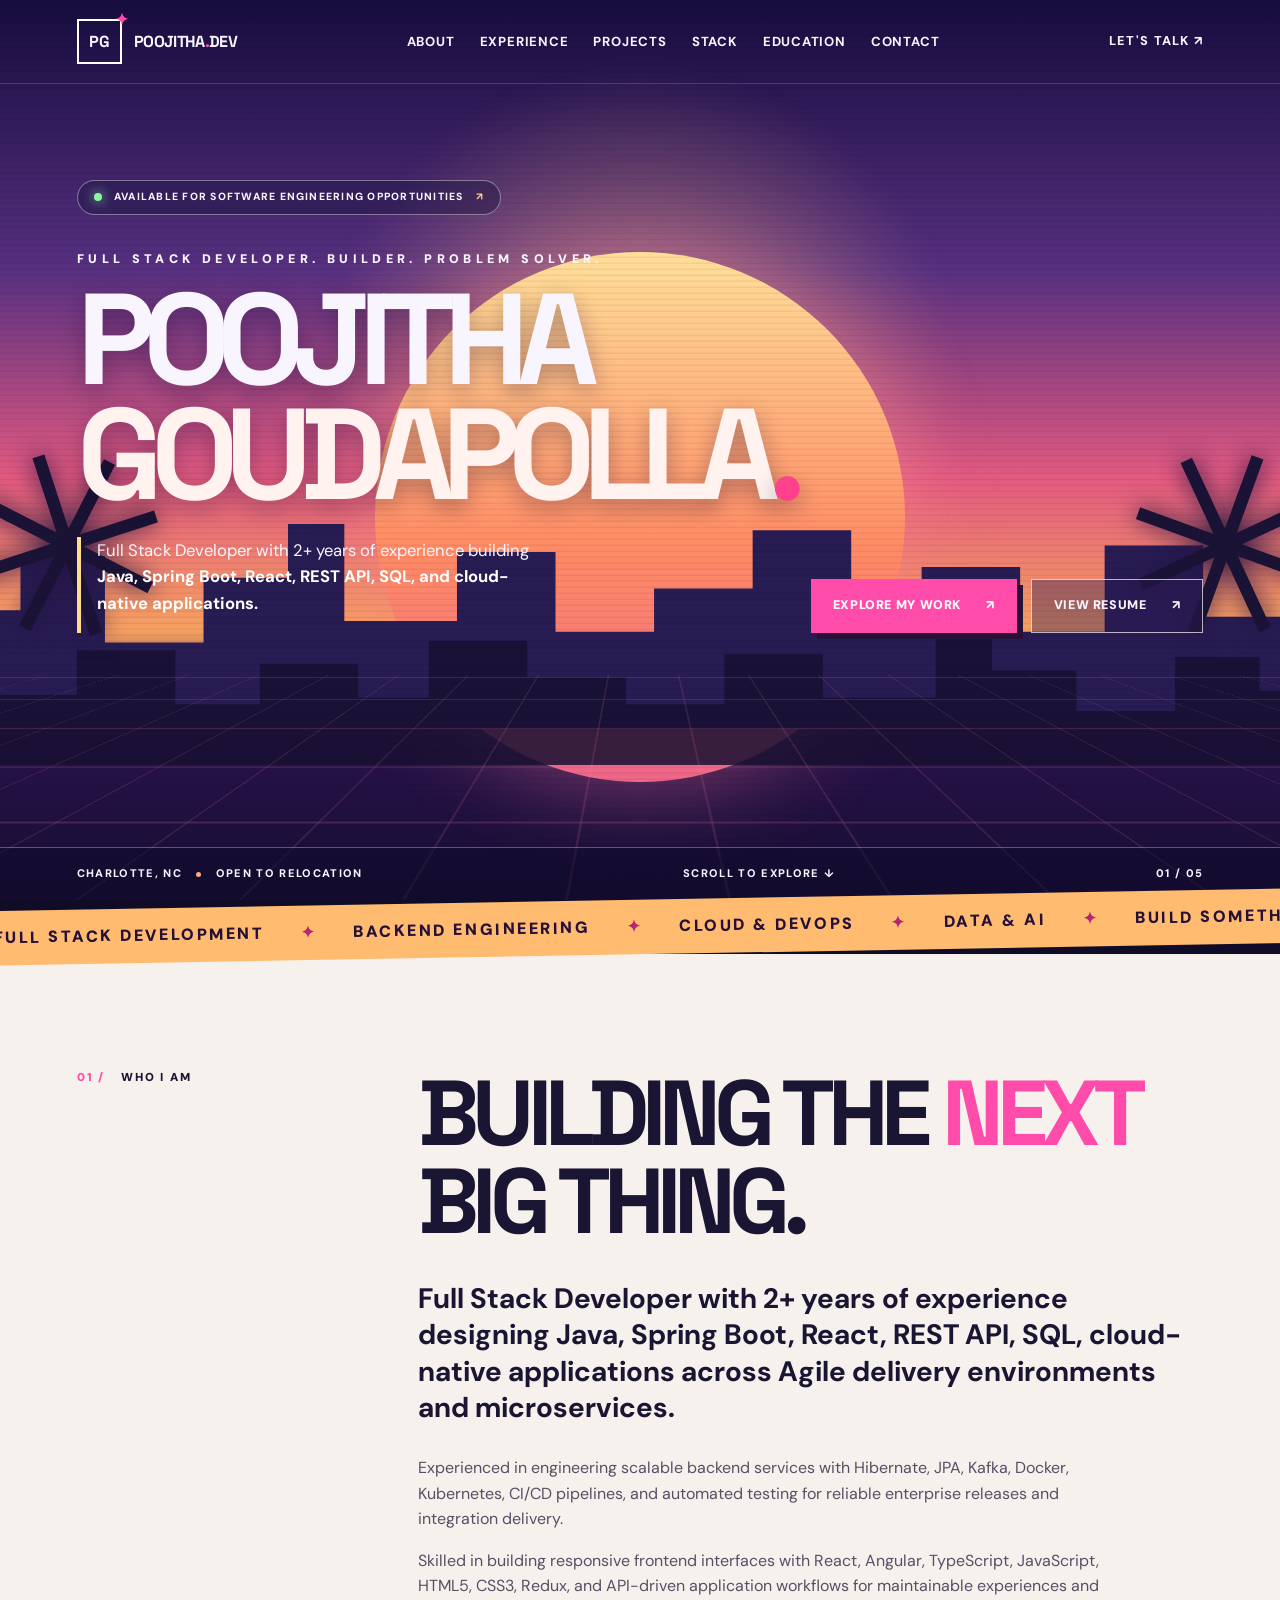
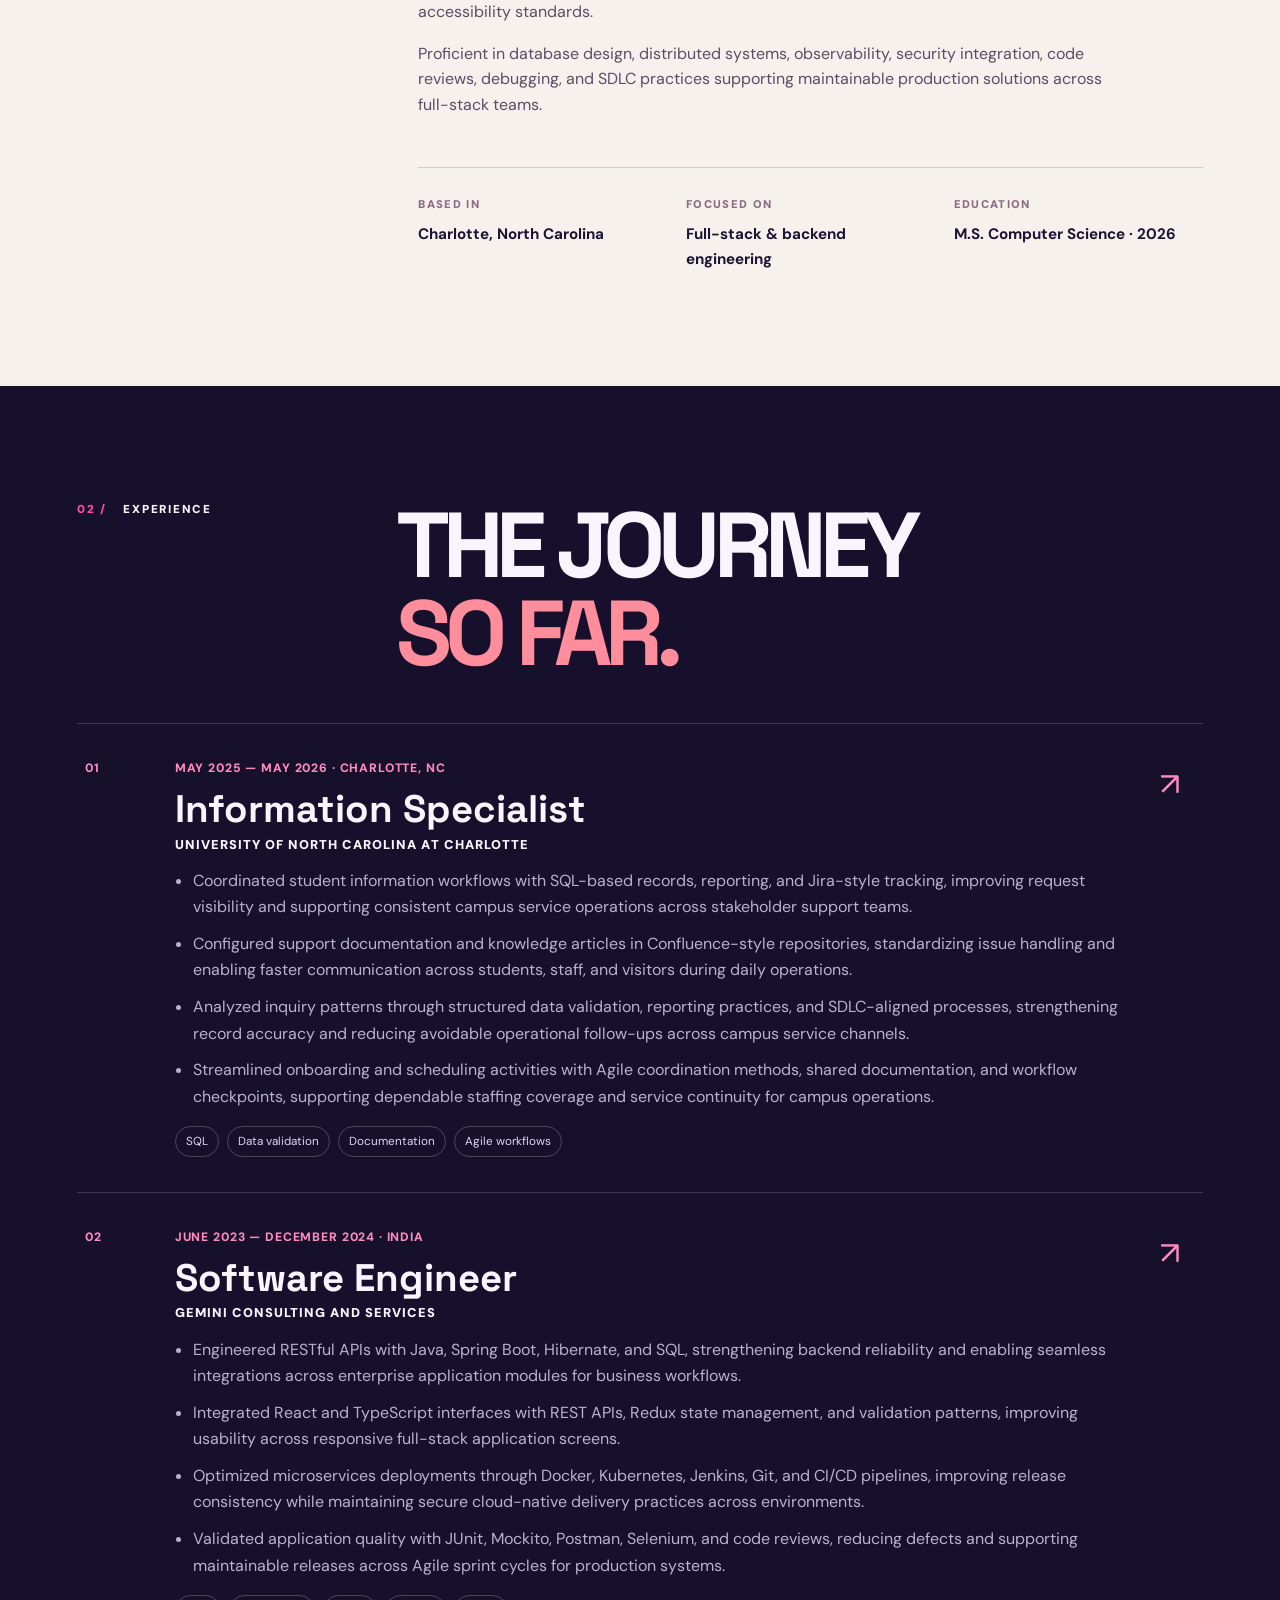
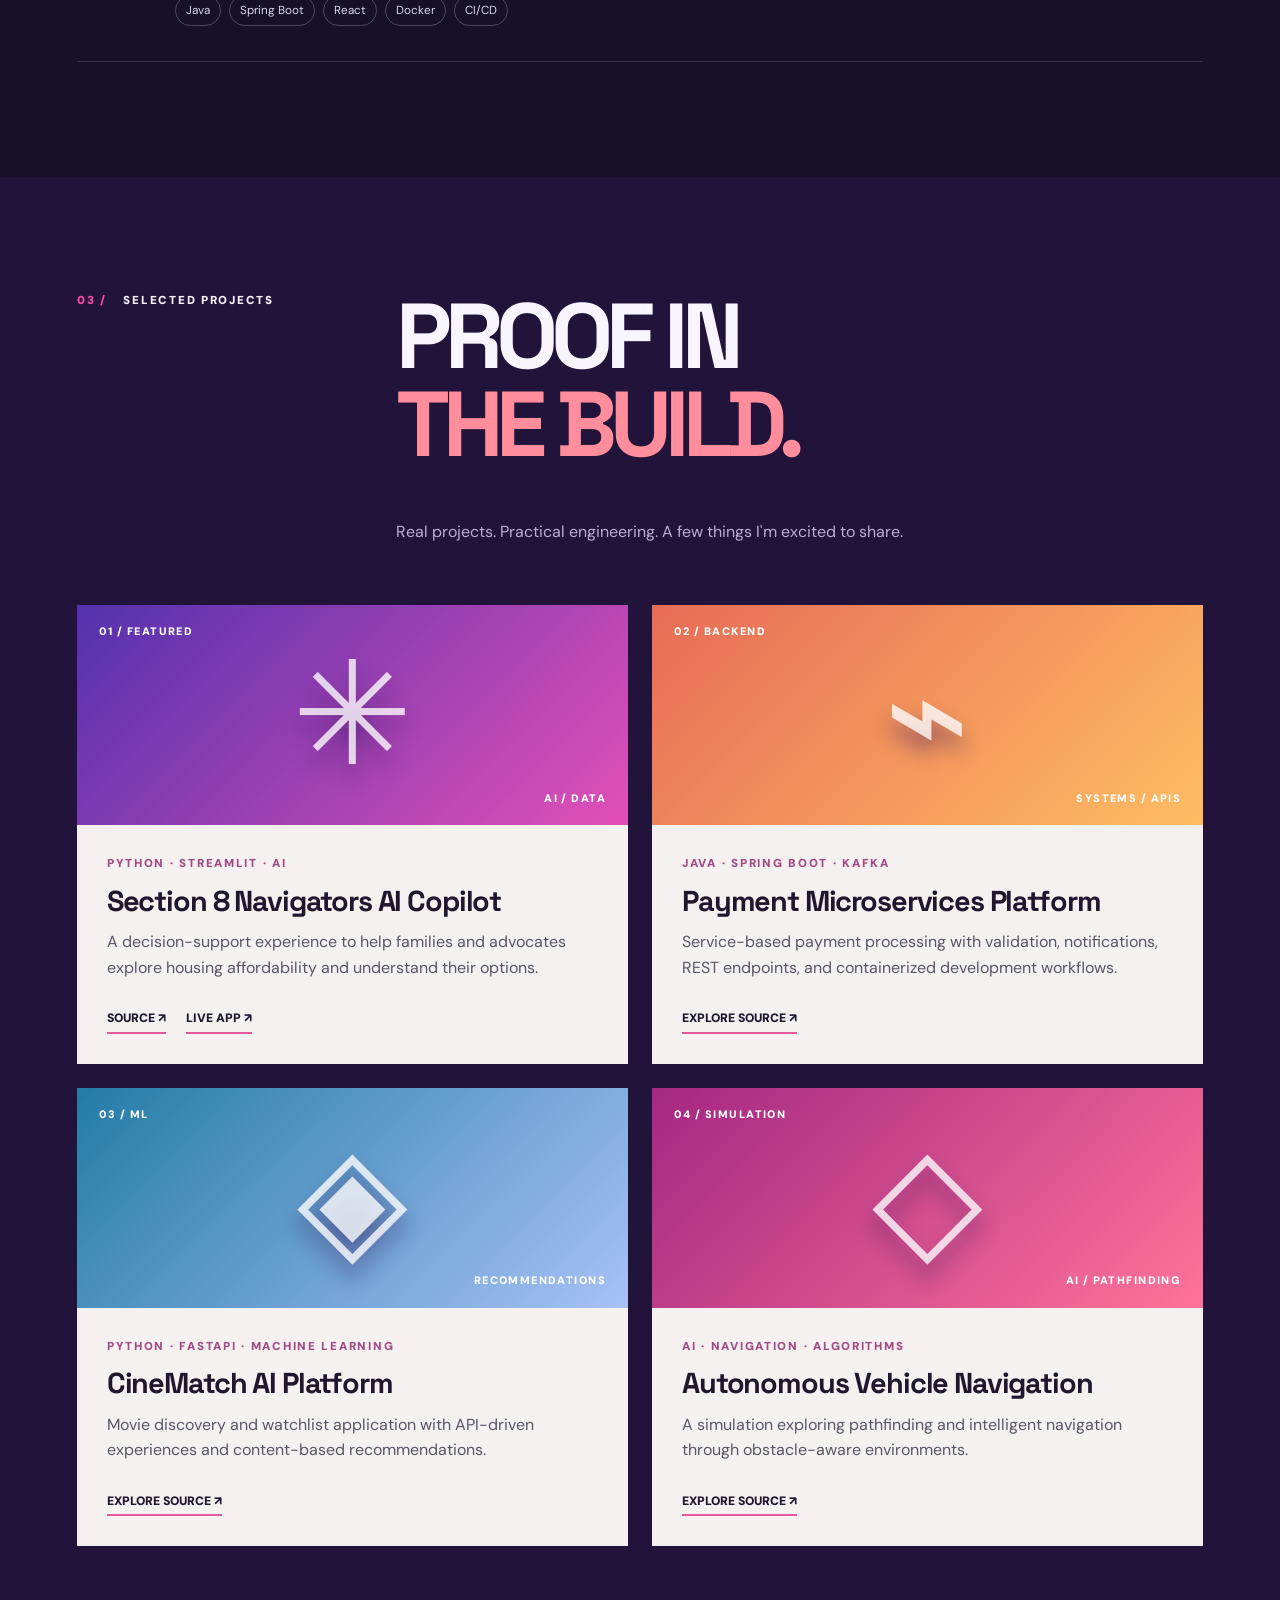
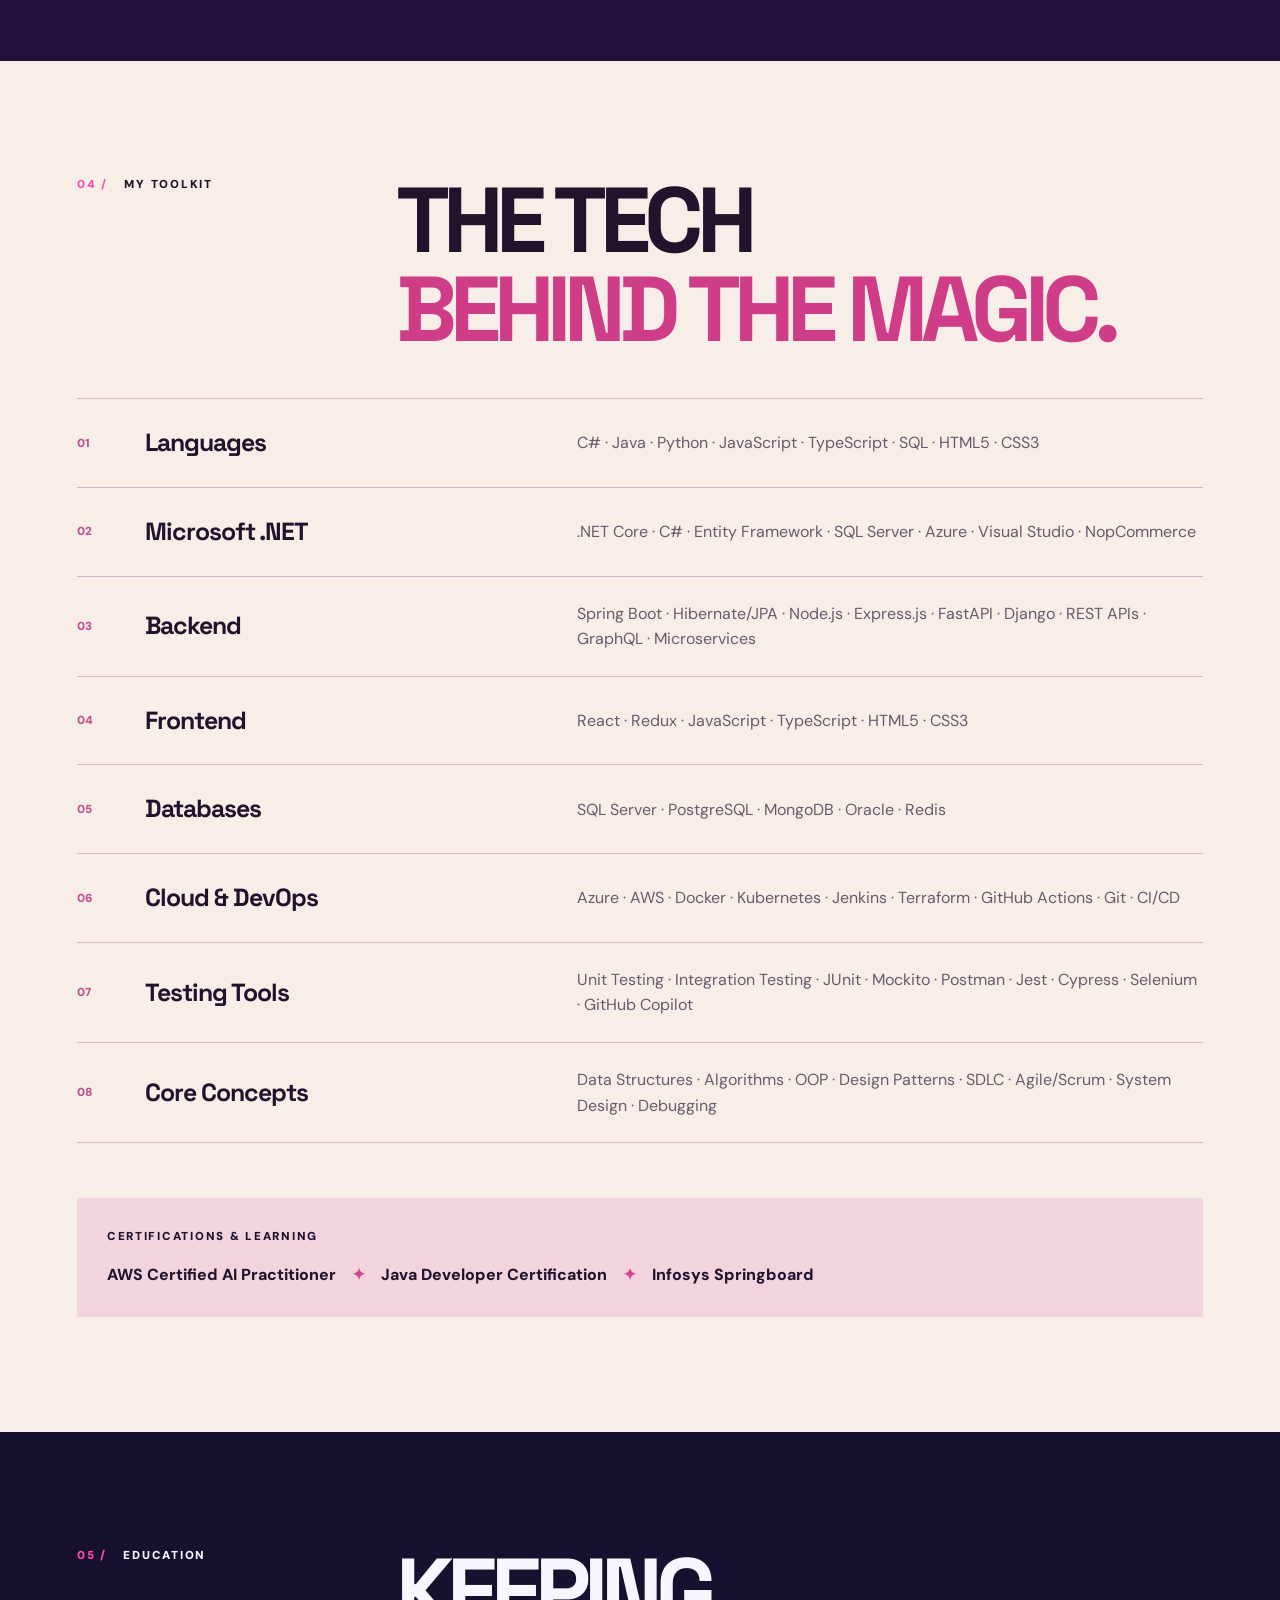
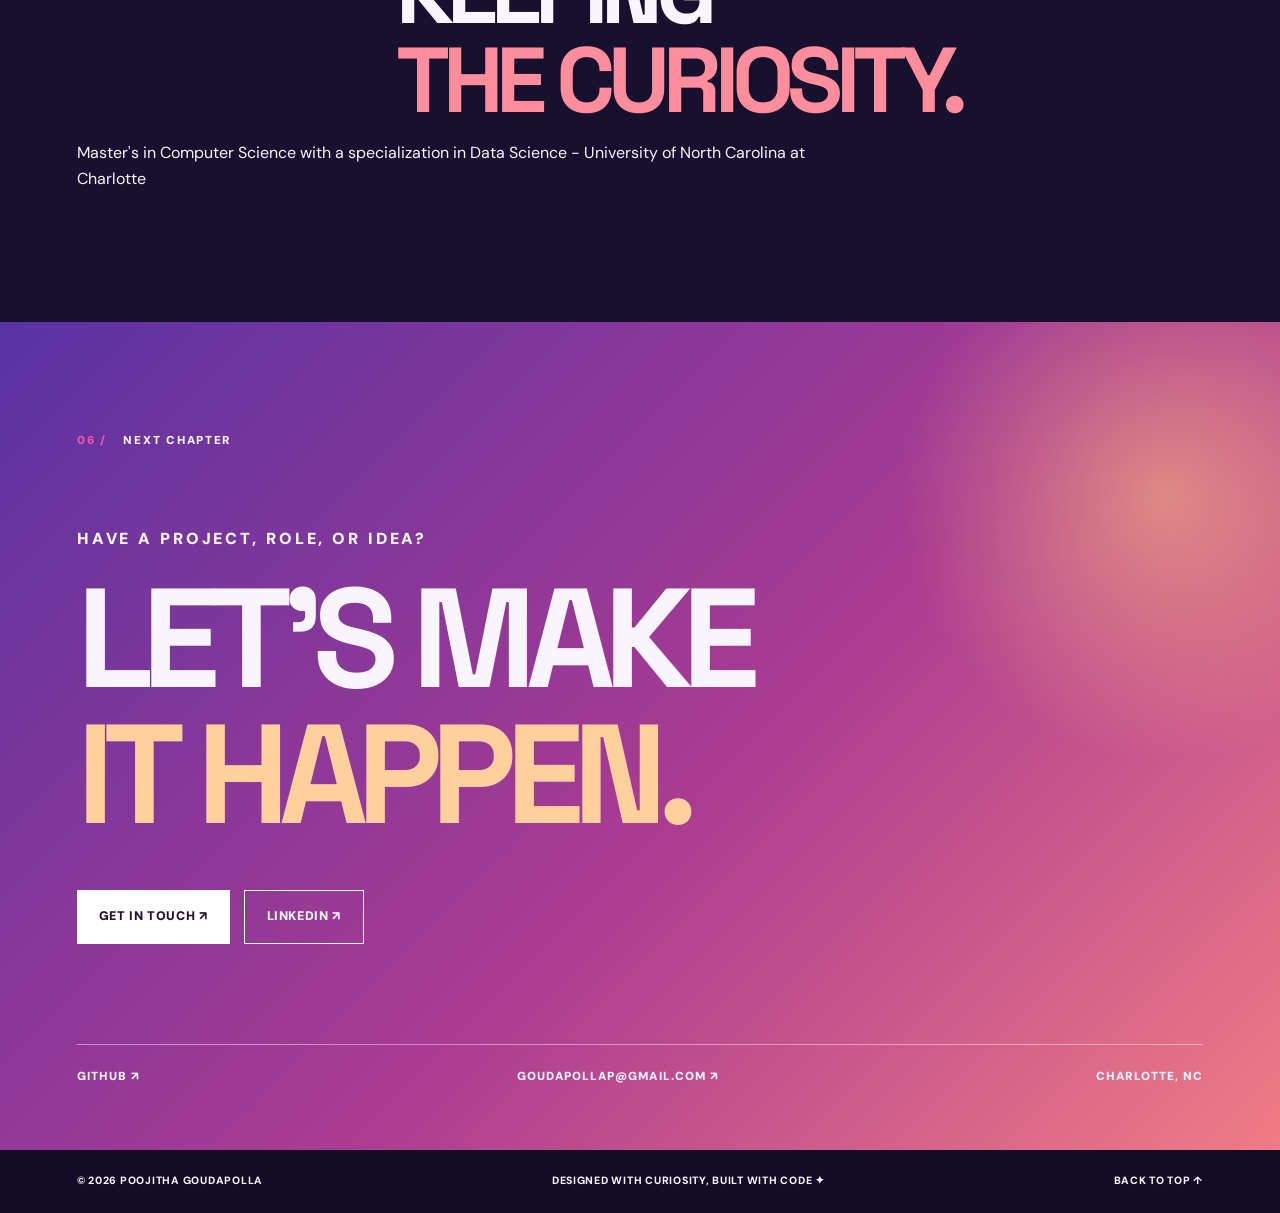
<file: index.html>
<!doctype html>
<html lang="en">
<head>
  <meta charset="utf-8">
  <meta name="viewport" content="width=device-width, initial-scale=1">
  <meta name="theme-color" content="#100c28">
  <meta name="description" content="Poojitha Goudapolla — full-stack software engineer building intuitive experiences and reliable cloud-native systems.">
  <meta property="og:title" content="Poojitha Goudapolla | Software Engineer">
  <meta property="og:description" content="Full-stack engineering, backend systems, and creative technology. Explore the portfolio.">
  <title>Poojitha Goudapolla — Software Engineer</title>
  <link rel="preconnect" href="https://fonts.googleapis.com">
  <link rel="preconnect" href="https://fonts.gstatic.com" crossorigin>
  <link href="https://fonts.googleapis.com/css2?family=DM+Sans:wght@400;500;600;700;800&family=Space+Grotesk:wght@400;500;600;700&display=swap" rel="stylesheet">
  <link rel="stylesheet" href="style.css">
  <script src="script.js" defer></script>
<style>.resume-bullets{margin:.8rem 0 1rem;padding-left:1.15rem;color:var(--muted);line-height:1.65}.resume-bullets li{margin-bottom:.65rem}#education{background:#17102e}#education .big-copy{max-width:800px}#education .section-head{margin-bottom:1rem}</style></head>
<body>
  <a class="skip-link" href="#main">Skip to content</a>
  <header class="site-header" id="top">
    <a class="brand" href="#home" aria-label="Poojitha Goudapolla home"><span class="brand-icon">PG<span class="brand-spark">✦</span></span><span>POOJITHA<span class="brand-dot">.</span>DEV</span></a>
    <button class="menu-toggle" type="button" aria-label="Toggle menu" aria-expanded="false" aria-controls="main-nav"><span></span><span></span><span></span></button>
    <nav id="main-nav" class="nav-links" aria-label="Main navigation">
      <a href="#about">About</a><a href="#work">Experience</a><a href="#projects">Projects</a><a href="#stack">Stack</a><a href="#education">Education</a><a href="#contact">Contact</a>
    </nav>
    <a class="header-cta" href="mailto:goudapollap@gmail.com">LET'S TALK <span aria-hidden="true">↗</span></a>
  </header>
  <main id="main">
    <section class="hero" id="home" aria-labelledby="hero-title">
      <div class="hero-scene" aria-hidden="true">
        <div class="sun-halo"></div><div class="sun"></div><div class="horizon"></div>
        <div class="city city-far"></div><div class="city city-near"></div><div class="palms palm-left">✳</div><div class="palms palm-right">✳</div>
        <div class="grid-floor"></div><div class="scanline"></div>
      </div>
      <div class="hero-content wrap">
        <div class="hero-status"><span class="status-led"></span> AVAILABLE FOR SOFTWARE ENGINEERING OPPORTUNITIES <span class="hero-status-arrow">↗</span></div>
        <div class="hero-small">FULL STACK DEVELOPER. BUILDER. PROBLEM SOLVER.</div>
        <h1 id="hero-title">POOJITHA<br><span>GOUDAPOLLA<span class="period">.</span></span></h1>
        <div class="hero-bottom">
          <div class="hero-desc"><span class="line-marker"></span><p>Full Stack Developer with 2+ years of experience building <strong>Java, Spring Boot, React, REST API, SQL, and cloud-native applications.</strong></p></div>
          <div class="hero-actions"><a class="btn btn-hot" href="#projects">EXPLORE MY WORK <span>↗</span></a><a class="btn btn-ghost" href="resume.html" target="_blank" rel="noopener noreferrer">VIEW RESUME <span>↗</span></a></div>
        </div>
      </div>
      <div class="hero-bottom-bar"><span>CHARLOTTE, NC <i></i> OPEN TO RELOCATION</span><span class="scroll-cue">SCROLL TO EXPLORE ↓</span><span>01 / 05</span></div>
    </section>

    <div class="marquee" aria-hidden="true"><div class="marquee-track">FULL STACK DEVELOPMENT <b>✦</b> BACKEND ENGINEERING <b>✦</b> CLOUD & DEVOPS <b>✦</b> DATA & AI <b>✦</b> BUILD SOMETHING GREAT <b>✦</b> FULL STACK DEVELOPMENT <b>✦</b> BACKEND ENGINEERING <b>✦</b> CLOUD & DEVOPS <b>✦</b> DATA & AI <b>✦</b> BUILD SOMETHING GREAT <b>✦</b></div></div>

    <section class="section about" id="about">
      <div class="wrap about-grid"><div class="section-label"><span class="section-index">01 /</span> WHO I AM</div><div class="about-main reveal">
        <h2>BUILDING THE <em>NEXT</em><br>BIG THING.</h2>
        <p class="big-copy">Full Stack Developer with 2+ years of experience designing Java, Spring Boot, React, REST API, SQL, cloud-native applications across Agile delivery environments and microservices.</p>
        <p>Experienced in engineering scalable backend services with Hibernate, JPA, Kafka, Docker, Kubernetes, CI/CD pipelines, and automated testing for reliable enterprise releases and integration delivery.</p><p>Skilled in building responsive frontend interfaces with React, Angular, TypeScript, JavaScript, HTML5, CSS3, Redux, and API-driven application workflows for maintainable experiences and accessibility standards.</p><p>Proficient in database design, distributed systems, observability, security integration, code reviews, debugging, and SDLC practices supporting maintainable production solutions across full-stack teams.</p>
        <div class="about-details"><div><span>BASED IN</span><strong>Charlotte, North Carolina</strong></div><div><span>FOCUSED ON</span><strong>Full-stack & backend engineering</strong></div><div><span>EDUCATION</span><strong>M.S. Computer Science · 2026</strong></div></div>
      </div></div>
    </section>

    <section class="section experience" id="work">
      <div class="wrap"><div class="section-head"><span class="section-label"><span class="section-index">02 /</span> EXPERIENCE</span><h2 class="reveal">THE JOURNEY<br><span>SO FAR.</span></h2></div>
        <div class="experience-list">
          <article class="experience-item reveal"><div class="exp-num">01</div><div><div class="exp-meta">MAY 2025 — MAY 2026 <span>·</span> CHARLOTTE, NC</div><h3>Information Specialist</h3><p class="exp-company">UNIVERSITY OF NORTH CAROLINA AT CHARLOTTE</p><ul class="resume-bullets"><li>Coordinated student information workflows with SQL-based records, reporting, and Jira-style tracking, improving request visibility and supporting consistent campus service operations across stakeholder support teams.</li><li>Configured support documentation and knowledge articles in Confluence-style repositories, standardizing issue handling and enabling faster communication across students, staff, and visitors during daily operations.</li><li>Analyzed inquiry patterns through structured data validation, reporting practices, and SDLC-aligned processes, strengthening record accuracy and reducing avoidable operational follow-ups across campus service channels.</li><li>Streamlined onboarding and scheduling activities with Agile coordination methods, shared documentation, and workflow checkpoints, supporting dependable staffing coverage and service continuity for campus operations.</li></ul><div class="tags"><span>SQL</span><span>Data validation</span><span>Documentation</span><span>Agile workflows</span></div></div><div class="exp-arrow">↗</div></article>
          <article class="experience-item reveal"><div class="exp-num">02</div><div><div class="exp-meta">JUNE 2023 — DECEMBER 2024 <span>·</span> INDIA</div><h3>Software Engineer</h3><p class="exp-company">GEMINI CONSULTING AND SERVICES</p><ul class="resume-bullets"><li>Engineered RESTful APIs with Java, Spring Boot, Hibernate, and SQL, strengthening backend reliability and enabling seamless integrations across enterprise application modules for business workflows.</li><li>Integrated React and TypeScript interfaces with REST APIs, Redux state management, and validation patterns, improving usability across responsive full-stack application screens.</li><li>Optimized microservices deployments through Docker, Kubernetes, Jenkins, Git, and CI/CD pipelines, improving release consistency while maintaining secure cloud-native delivery practices across environments.</li><li>Validated application quality with JUnit, Mockito, Postman, Selenium, and code reviews, reducing defects and supporting maintainable releases across Agile sprint cycles for production systems.</li></ul><div class="tags"><span>Java</span><span>Spring Boot</span><span>React</span><span>Docker</span><span>CI/CD</span></div></div><div class="exp-arrow">↗</div></article>
        </div>
      </div>
    </section>

    <section class="section projects" id="projects">
      <div class="wrap"><div class="section-head"><span class="section-label"><span class="section-index">03 /</span> SELECTED PROJECTS</span><h2 class="reveal">PROOF IN<br><span>THE BUILD.</span></h2><p>Real projects. Practical engineering. A few things I'm excited to share.</p></div>
      <div class="project-grid">
        <article class="project-card project-purple reveal"><div class="project-visual"><div class="project-number">01 / FEATURED</div><div class="visual-symbol ai-visual">✳</div><span class="visual-corner">AI / DATA</span></div><div class="project-info"><span class="overline">PYTHON · STREAMLIT · AI</span><h3>Section 8 Navigators AI Copilot</h3><p>A decision-support experience to help families and advocates explore housing affordability and understand their options.</p><div class="project-actions"><a href="https://github.com/Poojitha-g15/section-8-navigators-team-12" target="_blank" rel="noopener noreferrer">SOURCE ↗</a><a href="https://section-8-navigators-team-12.streamlit.app/" target="_blank" rel="noopener noreferrer">LIVE APP ↗</a></div></div></article>
        <article class="project-card project-orange reveal"><div class="project-visual"><div class="project-number">02 / BACKEND</div><div class="visual-symbol payments-visual">⌁</div><span class="visual-corner">SYSTEMS / APIS</span></div><div class="project-info"><span class="overline">JAVA · SPRING BOOT · KAFKA</span><h3>Payment Microservices Platform</h3><p>Service-based payment processing with validation, notifications, REST endpoints, and containerized development workflows.</p><div class="project-actions"><a href="https://github.com/Poojitha-g15/payment-microservice-platform" target="_blank" rel="noopener noreferrer">EXPLORE SOURCE ↗</a></div></div></article>
        <article class="project-card project-blue reveal"><div class="project-visual"><div class="project-number">03 / ML</div><div class="visual-symbol cinema-visual">◈</div><span class="visual-corner">RECOMMENDATIONS</span></div><div class="project-info"><span class="overline">PYTHON · FASTAPI · MACHINE LEARNING</span><h3>CineMatch AI Platform</h3><p>Movie discovery and watchlist application with API-driven experiences and content-based recommendations.</p><div class="project-actions"><a href="https://github.com/Poojitha-g15/cinematch-ai-platform" target="_blank" rel="noopener noreferrer">EXPLORE SOURCE ↗</a></div></div></article>
        <article class="project-card project-pink reveal"><div class="project-visual"><div class="project-number">04 / SIMULATION</div><div class="visual-symbol auto-visual">◇</div><span class="visual-corner">AI / PATHFINDING</span></div><div class="project-info"><span class="overline">AI · NAVIGATION · ALGORITHMS</span><h3>Autonomous Vehicle Navigation</h3><p>A simulation exploring pathfinding and intelligent navigation through obstacle-aware environments.</p><div class="project-actions"><a href="https://github.com/Poojitha-g15/ITCS6150FinalProject" target="_blank" rel="noopener noreferrer">EXPLORE SOURCE ↗</a></div></div></article>
      </div></div>
    </section>

    <section class="section stack" id="stack"><div class="wrap"><div class="section-head"><span class="section-label"><span class="section-index">04 /</span> MY TOOLKIT</span><h2 class="reveal">THE TECH<br><span>BEHIND THE MAGIC.</span></h2></div>
      <div class="stack-list reveal">
<div class="stack-row"><span>01</span><h3>Languages</h3><p>C# · Java · Python · JavaScript · TypeScript · SQL · HTML5 · CSS3</p></div>
<div class="stack-row"><span>02</span><h3>Microsoft .NET</h3><p>.NET Core · C# · Entity Framework · SQL Server · Azure · Visual Studio · NopCommerce</p></div>
<div class="stack-row"><span>03</span><h3>Backend</h3><p>Spring Boot · Hibernate/JPA · Node.js · Express.js · FastAPI · Django · REST APIs · GraphQL · Microservices</p></div>
<div class="stack-row"><span>04</span><h3>Frontend</h3><p>React · Redux · JavaScript · TypeScript · HTML5 · CSS3</p></div>
<div class="stack-row"><span>05</span><h3>Databases</h3><p>SQL Server · PostgreSQL · MongoDB · Oracle · Redis</p></div>
<div class="stack-row"><span>06</span><h3>Cloud & DevOps</h3><p>Azure · AWS · Docker · Kubernetes · Jenkins · Terraform · GitHub Actions · Git · CI/CD</p></div>
<div class="stack-row"><span>07</span><h3>Testing Tools</h3><p>Unit Testing · Integration Testing · JUnit · Mockito · Postman · Jest · Cypress · Selenium · GitHub Copilot</p></div>
<div class="stack-row"><span>08</span><h3>Core Concepts</h3><p>Data Structures · Algorithms · OOP · Design Patterns · SDLC · Agile/Scrum · System Design · Debugging</p></div>
</div>
<div class="certs"><span class="section-label">CERTIFICATIONS & LEARNING</span><p>AWS Certified AI Practitioner <b>✦</b> Java Developer Certification <b>✦</b> Infosys Springboard</p></div>
    </div></section>

    <section class="section" id="education"><div class="wrap"><div class="section-head"><span class="section-label"><span class="section-index">05 /</span> EDUCATION</span><h2>KEEPING<br><span>THE CURIOSITY.</span></h2></div><p class="big-copy">Master's in Computer Science with a specialization in Data Science - University of North Carolina at Charlotte</p></div></section>
<section class="contact" id="contact"><div class="contact-glow"></div><div class="wrap contact-inner"><span class="section-label"><span class="section-index">06 /</span> NEXT CHAPTER</span><p class="contact-pre">HAVE A PROJECT, ROLE, OR IDEA?</p><h2>LET'S MAKE<br><em>IT HAPPEN.</em></h2><div class="contact-actions"><a class="btn btn-light" href="mailto:goudapollap@gmail.com">GET IN TOUCH ↗</a><a class="btn btn-outline-light" href="https://www.linkedin.com/in/poojitha-goudappolla" target="_blank" rel="noopener noreferrer">LINKEDIN ↗</a></div><div class="contact-bottom"><a href="https://github.com/Poojitha-g15" target="_blank" rel="noopener noreferrer">GITHUB ↗</a><a href="mailto:goudapollap@gmail.com">GOUDAPOLLAP@GMAIL.COM ↗</a><span>CHARLOTTE, NC</span></div></div></section>
  </main>
  <footer class="footer"><span>© 2026 POOJITHA GOUDAPOLLA</span><span>DESIGNED WITH CURIOSITY, BUILT WITH CODE ✦</span><a href="#top">BACK TO TOP ↑</a></footer>
</body>
</html>
</file>
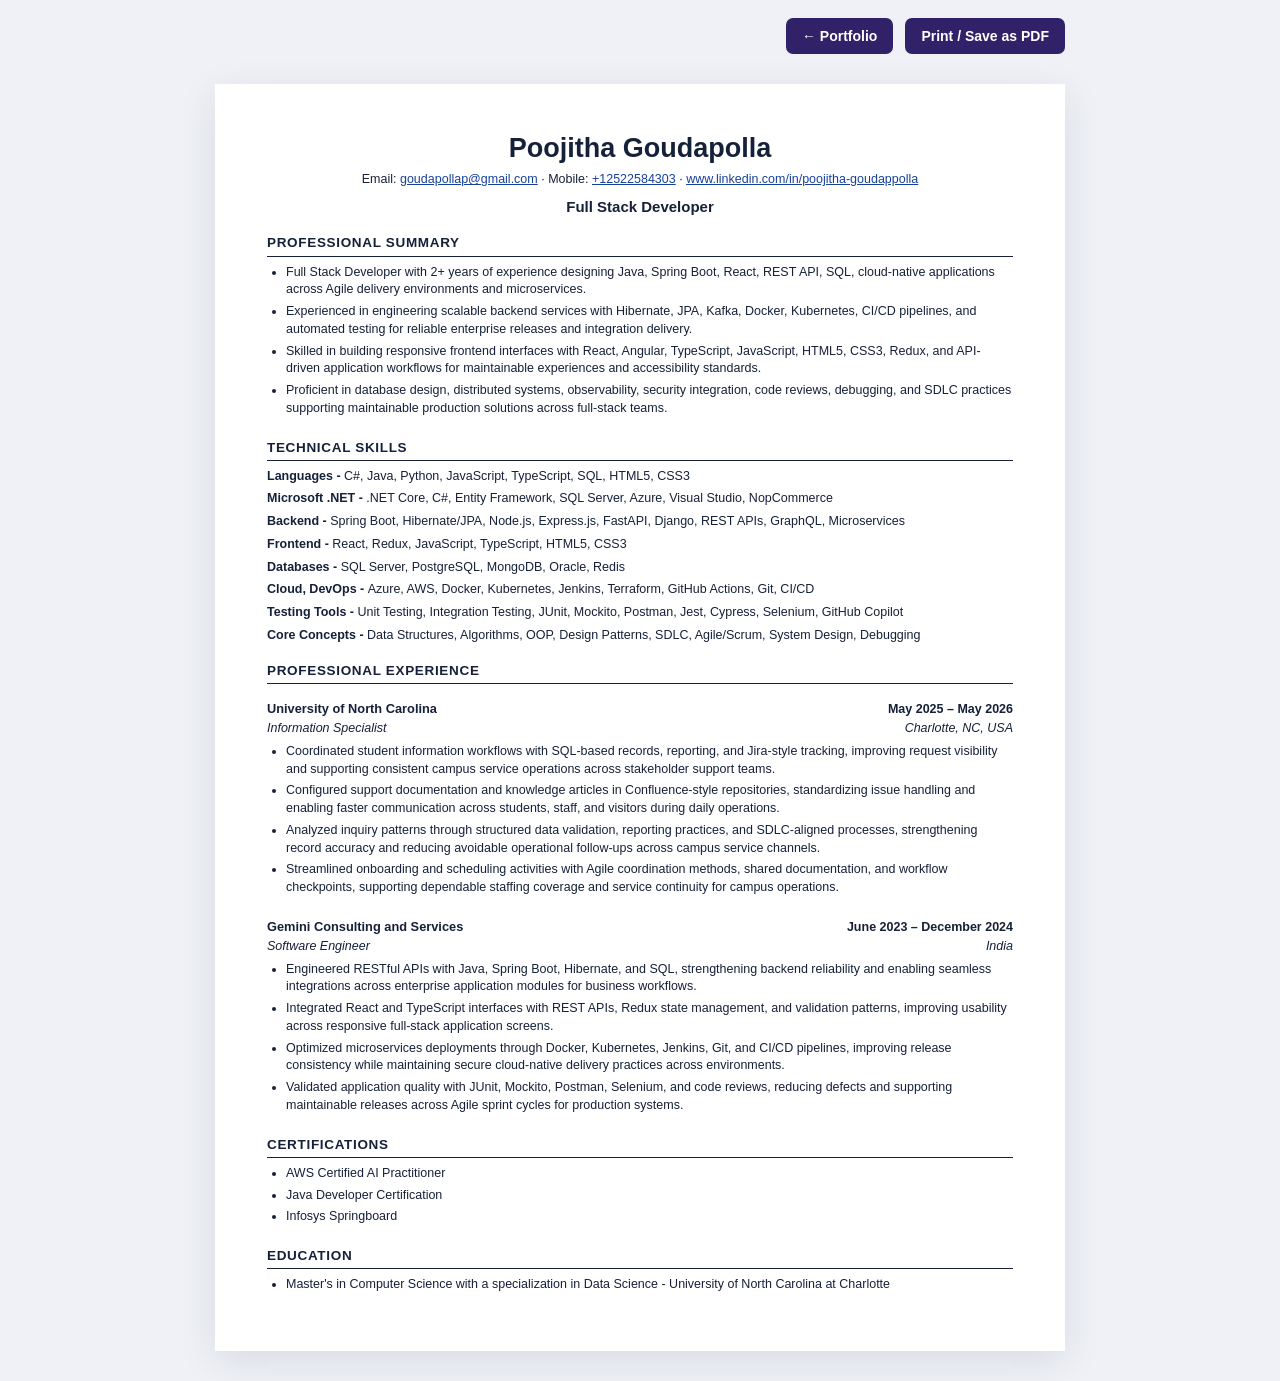
<file: resume.html>
<!doctype html>
<html lang="en"><head><meta charset="utf-8"><meta name="viewport" content="width=device-width,initial-scale=1">
<title>Poojitha Goudapolla | Resume</title>
<meta name="description" content="Poojitha Goudapolla — Full Stack Developer resume">
<style>
:root{font-family:Arial,Helvetica,sans-serif;color:#152139}*{box-sizing:border-box}body{margin:0;background:#eff1f6}.page{max-width:850px;margin:30px auto;padding:45px 52px;background:white;box-shadow:0 10px 35px #18233a1a;font-size:12.5px;line-height:1.42}h1{text-align:center;font-size:27px;margin:0 0 4px}h2{font-size:13.5px;border-bottom:1.5px solid #162139;margin:16px 0 7px;padding-bottom:3px;letter-spacing:.05em}h3{font-size:12.8px;margin:9px 0 2px}.contact{text-align:center;margin:0 0 4px}.title{text-align:center;font-weight:700;font-size:15px;margin:7px 0 15px}a{color:#16419b}ul{margin:5px 0 8px;padding-left:19px}li{padding:0 0 4px}.role{display:flex;justify-content:space-between;gap:12px;align-items:baseline}.role em{font-weight:normal}.skills p{margin:5px 0}.toolbar{max-width:850px;margin:18px auto 0;display:flex;gap:12px;justify-content:flex-end}.toolbar a,.toolbar button{background:#302169;color:white;padding:10px 16px;border:0;border-radius:7px;text-decoration:none;cursor:pointer;font:600 14px Arial}@media(max-width:700px){.page{margin:0;padding:25px 18px}.role{display:block}.toolbar{margin:12px}.contact{overflow-wrap:anywhere}}@media print{@page{size:letter;margin:.35in}body{background:white}.toolbar{display:none}.page{padding:0;margin:0;max-width:none;box-shadow:none;font-size:10.3px;line-height:1.25}h1{font-size:23px}h2{margin-top:10px}li{padding-bottom:1px}a{color:inherit;text-decoration:none}}
</style></head><body>
<div class="toolbar"><a href="index.html">← Portfolio</a><button type="button" onclick="window.print()">Print / Save as PDF</button></div>
<main class="page">
<h1>Poojitha Goudapolla</h1>
<p class="contact">Email: <a href="mailto:goudapollap@gmail.com">goudapollap@gmail.com</a> · Mobile: <a href="tel:+12522584303">+12522584303</a> · <a href="https://www.linkedin.com/in/poojitha-goudappolla">www.linkedin.com/in/poojitha-goudappolla</a></p>
<p class="title">Full Stack Developer</p>
<h2>PROFESSIONAL SUMMARY</h2><ul>
<li>Full Stack Developer with 2+ years of experience designing Java, Spring Boot, React, REST API, SQL, cloud-native applications across Agile delivery environments and microservices.</li>
<li>Experienced in engineering scalable backend services with Hibernate, JPA, Kafka, Docker, Kubernetes, CI/CD pipelines, and automated testing for reliable enterprise releases and integration delivery.</li>
<li>Skilled in building responsive frontend interfaces with React, Angular, TypeScript, JavaScript, HTML5, CSS3, Redux, and API-driven application workflows for maintainable experiences and accessibility standards.</li>
<li>Proficient in database design, distributed systems, observability, security integration, code reviews, debugging, and SDLC practices supporting maintainable production solutions across full-stack teams.</li>
</ul>
<h2>TECHNICAL SKILLS</h2><div class="skills">
<p><b>Languages - </b>C#, Java, Python, JavaScript, TypeScript, SQL, HTML5, CSS3</p>
<p><b>Microsoft .NET - </b>.NET Core, C#, Entity Framework, SQL Server, Azure, Visual Studio, NopCommerce</p>
<p><b>Backend - </b>Spring Boot, Hibernate/JPA, Node.js, Express.js, FastAPI, Django, REST APIs, GraphQL, Microservices</p>
<p><b>Frontend - </b>React, Redux, JavaScript, TypeScript, HTML5, CSS3</p>
<p><b>Databases - </b>SQL Server, PostgreSQL, MongoDB, Oracle, Redis</p>
<p><b>Cloud, DevOps - </b>Azure, AWS, Docker, Kubernetes, Jenkins, Terraform, GitHub Actions, Git, CI/CD</p>
<p><b>Testing Tools - </b>Unit Testing, Integration Testing, JUnit, Mockito, Postman, Jest, Cypress, Selenium, GitHub Copilot</p>
<p><b>Core Concepts - </b>Data Structures, Algorithms, OOP, Design Patterns, SDLC, Agile/Scrum, System Design, Debugging</p>
</div>
<h2>PROFESSIONAL EXPERIENCE</h2>
<div class="role"><h3>University of North Carolina</h3><strong>May 2025 – May 2026</strong></div>
<div class="role"><em>Information Specialist</em><em>Charlotte, NC, USA</em></div><ul>
<li>Coordinated student information workflows with SQL-based records, reporting, and Jira-style tracking, improving request visibility and supporting consistent campus service operations across stakeholder support teams.</li>
<li>Configured support documentation and knowledge articles in Confluence-style repositories, standardizing issue handling and enabling faster communication across students, staff, and visitors during daily operations.</li>
<li>Analyzed inquiry patterns through structured data validation, reporting practices, and SDLC-aligned processes, strengthening record accuracy and reducing avoidable operational follow-ups across campus service channels.</li>
<li>Streamlined onboarding and scheduling activities with Agile coordination methods, shared documentation, and workflow checkpoints, supporting dependable staffing coverage and service continuity for campus operations.</li>
</ul>
<div class="role"><h3>Gemini Consulting and Services</h3><strong>June 2023 – December 2024</strong></div>
<div class="role"><em>Software Engineer</em><em>India</em></div><ul>
<li>Engineered RESTful APIs with Java, Spring Boot, Hibernate, and SQL, strengthening backend reliability and enabling seamless integrations across enterprise application modules for business workflows.</li>
<li>Integrated React and TypeScript interfaces with REST APIs, Redux state management, and validation patterns, improving usability across responsive full-stack application screens.</li>
<li>Optimized microservices deployments through Docker, Kubernetes, Jenkins, Git, and CI/CD pipelines, improving release consistency while maintaining secure cloud-native delivery practices across environments.</li>
<li>Validated application quality with JUnit, Mockito, Postman, Selenium, and code reviews, reducing defects and supporting maintainable releases across Agile sprint cycles for production systems.</li>
</ul>
<h2>CERTIFICATIONS</h2><ul><li>AWS Certified AI Practitioner</li><li>Java Developer Certification</li><li>Infosys Springboard</li></ul>
<h2>EDUCATION</h2><ul><li>Master's in Computer Science with a specialization in Data Science - University of North Carolina at Charlotte</li></ul>
</main></body></html>
</file>
<file: style.css>
:root{--ink:#f9f5ff;--muted:#b9b1d0;--bg:#100c28;--pink:#ff4caa;--orange:#ff944d;--purple:#9c66ff;--line:rgba(255,255,255,.16)}
*{box-sizing:border-box}html{scroll-behavior:smooth}body{margin:0;background:var(--bg);color:var(--ink);font-family:"DM Sans",sans-serif;line-height:1.6}a{color:inherit;text-decoration:none}button{font:inherit}h1,h2,h3,p{margin-top:0}h1,h2,h3,.brand{font-family:"Space Grotesk",sans-serif}::selection{background:var(--pink);color:#120a20}.wrap{width:min(1160px,88%);margin:auto}.skip-link{position:absolute;left:-999px;top:12px;z-index:999;background:#fff;color:#111;padding:12px}.skip-link:focus{left:12px}
.site-header{position:absolute;z-index:100;width:100%;height:84px;display:flex;align-items:center;justify-content:space-between;padding:0 6%;gap:20px;border-bottom:1px solid rgba(255,255,255,.16)}.brand{display:flex;align-items:center;gap:12px;font-weight:800;letter-spacing:-.04em}.brand-icon{width:45px;height:45px;display:grid;place-items:center;border:2px solid #fff;position:relative}.brand-spark{position:absolute;right:-8px;top:-14px;color:var(--pink)}.brand-dot{color:var(--pink)}.nav-links{display:flex;gap:25px;align-items:center;font-size:.82rem;font-weight:700;text-transform:uppercase;letter-spacing:.06em}.nav-links a:hover,.header-cta:hover{color:var(--pink)}.header-cta{font-size:.8rem;font-weight:800;letter-spacing:.1em}.menu-toggle{display:none}
.hero{min-height:790px;height:100svh;position:relative;isolation:isolate;overflow:hidden;background:linear-gradient(180deg,#160c3d 0%,#573080 30%,#e25a80 53%,#f6a061 70%,#2a124c 82%,#140e30 100%)}.hero-scene{position:absolute;inset:0;overflow:hidden;z-index:-1}.sun-halo{position:absolute;width:700px;height:700px;left:50%;top:5%;transform:translateX(-50%);background:radial-gradient(circle,#ffb77a99,transparent 65%);filter:blur(12px)}.sun{position:absolute;width:min(47vw,530px);aspect-ratio:1;border-radius:50%;left:50%;top:28%;transform:translateX(-50%);background:linear-gradient(#ffdf9a,#ff8b65 56%,#ee6689);box-shadow:0 0 90px #ff7e9970}.horizon{position:absolute;top:73%;height:2px;width:100%;background:#ffbf9b}.city{position:absolute;left:-5%;width:110%;bottom:19%;height:24%;background:linear-gradient(180deg,transparent 5%,#281c53 5%);clip-path:polygon(0 90%,0 45%,6% 45%,6% 20%,12% 20%,12% 60%,19% 60%,19% 30%,25% 30%,25% 3%,29% 3%,29% 50%,37% 50%,37% 18%,44% 18%,44% 55%,51% 55%,51% 35%,58% 35%,58% 8%,65% 8%,65% 50%,70% 50%,70% 25%,77% 25%,77% 55%,83% 55%,83% 15%,90% 15%,90% 48%,100% 48%,100% 100%,0 100%)}.city-near{bottom:15%;height:15%;opacity:.85;filter:brightness(.6);transform:scaleX(-1)}.palms{position:absolute;bottom:16%;font-size:clamp(8rem,20vw,23rem);color:#1a1335;text-shadow:0 0 25px #261442}.palm-left{left:-3%;transform:rotate(-18deg)}.palm-right{right:-4%;transform:rotate(20deg)}.grid-floor{position:absolute;inset:75% -40% -30%;background:repeating-linear-gradient(0deg,#fe7aab45 0 1px,transparent 1px 35px),repeating-linear-gradient(90deg,#fe7aab40 0 1px,transparent 1px 70px);transform:perspective(260px) rotateX(57deg);transform-origin:top;opacity:.7}.scanline{position:absolute;inset:0;background:repeating-linear-gradient(180deg,transparent 0 4px,#140a3210 5px 6px);pointer-events:none}
.hero-content{position:relative;padding-top:clamp(150px,20vh,250px)}.hero-status{display:inline-flex;align-items:center;gap:12px;border:1px solid #ffffff66;border-radius:40px;padding:8px 16px;background:#1b153e65;font-size:.65rem;font-weight:800;letter-spacing:.12em;backdrop-filter:blur(10px)}.status-led{width:8px;height:8px;border-radius:50%;background:#8cf5a1;box-shadow:0 0 12px #8cf5a1}.hero-status-arrow{color:#ffcd84}.hero-small{margin-top:35px;font-size:.78rem;font-weight:900;letter-spacing:.35em}.hero h1{margin:12px 0 20px;font-size:clamp(4rem,10.1vw,10.6rem);line-height:.89;letter-spacing:-.095em;font-weight:700;text-shadow:0 8px 24px #17093255}.hero h1>span{color:#fff2ef}.period{color:#ff408c}.hero-bottom{display:flex;justify-content:space-between;align-items:end;gap:36px;margin-top:25px}.hero-desc{max-width:460px;display:flex;gap:16px;font-size:1.04rem}.hero-desc strong{color:#fff}.line-marker{width:4px;min-width:4px;background:#ffdd8e;align-self:stretch}.hero-actions,.contact-actions{display:flex;gap:14px;flex-wrap:wrap}.btn{display:inline-flex;align-items:center;justify-content:center;gap:25px;padding:16px 22px;min-height:52px;font-weight:900;font-size:.78rem;letter-spacing:.05em;transition:transform .2s,box-shadow .2s}.btn:hover{transform:translateY(-4px)}.btn-hot{background:var(--pink);color:#fff;box-shadow:6px 6px 0 #271139}.btn-ghost{border:1px solid #ffffffb0;background:#2b1a5366}.hero-bottom-bar{position:absolute;bottom:0;width:100%;padding:17px 6%;display:flex;justify-content:space-between;gap:12px;border-top:1px solid #ffffff50;background:#110b2d88;font-size:.69rem;font-weight:800;letter-spacing:.12em}.hero-bottom-bar i{display:inline-block;width:5px;height:5px;border-radius:50%;background:#ffab7c;margin:0 10px}.marquee{overflow:hidden;background:#ffbc71;color:#261037;padding:14px 0;transform:rotate(-1deg) scale(1.01);font-weight:900;letter-spacing:.15em;white-space:nowrap}.marquee-track{width:max-content;animation:slide 28s linear infinite}.marquee b{margin:0 30px;color:#b62472}@keyframes slide{to{transform:translateX(-50%)}}
.section{padding:115px 0}.section-label,.overline{display:block;font-weight:900;font-size:.72rem;letter-spacing:.15em;text-transform:uppercase}.section-index{color:var(--pink);margin-right:12px}.section h2,.contact h2{font-size:clamp(3rem,7.2vw,7.3rem);letter-spacing:-.075em;line-height:.96;font-weight:800}.section h2 em,.contact h2 em{font-style:normal;color:var(--pink)}.about{background:#f6f1ec;color:#1a1532}.about-grid{display:grid;grid-template-columns:1fr 3fr;gap:80px}.about-main h2{margin-bottom:35px}.about-main .big-copy{max-width:800px;font-weight:700;font-size:clamp(1.4rem,2.2vw,2rem);line-height:1.3}.about-main>p:not(.big-copy){max-width:700px;color:#574f65}.about-details{display:grid;grid-template-columns:repeat(3,1fr);gap:18px;margin-top:50px;padding-top:28px;border-top:1px solid #d5cad2}.about-details div{display:flex;flex-direction:column;gap:8px}.about-details span{font-size:.7rem;font-weight:900;letter-spacing:.12em;color:#8b6c85}.about-details strong{font-size:.95rem}.section-head{display:grid;grid-template-columns:1fr 3fr;gap:50px;margin-bottom:45px}.section-head h2{margin:0}.section-head h2 span{color:#ff8d9b}.section-head>p{grid-column:2;color:var(--muted)}.experience{background:#17102d}.experience-item{display:grid;grid-template-columns:55px 1fr 35px;gap:35px;border-top:1px solid var(--line);padding:35px 8px;transition:background .2s}.experience-item:hover{background:#ffffff08}.experience-item:last-child{border-bottom:1px solid var(--line)}.exp-num,.exp-meta{color:#ff8bbf;font-size:.76rem;font-weight:800;letter-spacing:.07em}.experience-item h3{font-size:clamp(1.7rem,3vw,2.7rem);margin:10px 0 4px;line-height:1.1}.exp-company{font-weight:900;letter-spacing:.08em;font-size:.8rem}.experience-item p:not(.exp-company){color:var(--muted);max-width:800px}.exp-arrow{font-size:2rem;color:#ff8bbf}.tags{display:flex;flex-wrap:wrap;gap:8px}.tags span{border:1px solid #ffffff3a;padding:5px 10px;border-radius:50px;font-size:.73rem;color:#e0d4f4}
.projects{background:#21133a}.project-grid{display:grid;grid-template-columns:repeat(2,minmax(0,1fr));gap:24px}.project-card{background:#f5f1f0;color:#20162d;overflow:hidden;transition:transform .25s,box-shadow .25s}.project-card:hover{transform:translateY(-8px);box-shadow:0 24px 50px #07031680}.project-visual{height:220px;position:relative;display:flex;align-items:center;justify-content:center;overflow:hidden;background:linear-gradient(135deg,#5331ae,#e250b7)}.project-orange .project-visual{background:linear-gradient(135deg,#e76c57,#ffbd63)}.project-blue .project-visual{background:linear-gradient(135deg,#237ca6,#a8c1f6)}.project-pink .project-visual{background:linear-gradient(135deg,#a42782,#ff7399)}.project-number,.visual-corner{position:absolute;top:18px;left:22px;font-size:.68rem;letter-spacing:.13em;font-weight:900;color:white}.visual-corner{top:auto;left:auto;right:22px;bottom:18px}.visual-symbol{font-size:9rem;line-height:1;color:#ffffffc7;text-shadow:0 15px 20px #3111596e;transition:transform .35s}.project-card:hover .visual-symbol{transform:rotate(18deg) scale(1.12)}.project-info{padding:30px}.overline{color:#a34b84}.project-info h3{margin:12px 0;font-size:1.8rem;line-height:1.1;letter-spacing:-.04em}.project-info p{color:#5c5365;min-height:55px}.project-actions{display:flex;flex-wrap:wrap;gap:20px;margin-top:25px}.project-actions a{font-size:.76rem;font-weight:900;border-bottom:2px solid #e35a97;padding-bottom:3px}
.stack{background:#f8eee8;color:#20142d}.stack .section-head h2 span{color:#cf3c88}.stack-row{display:grid;grid-template-columns:40px 1fr 1.55fr;gap:28px;align-items:center;padding:24px 0;border-top:1px solid #d2bbc8}.stack-row:last-child{border-bottom:1px solid #d2bbc8}.stack-row span{font-size:.73rem;font-weight:900;color:#be528e}.stack-row h3{font-size:1.55rem;margin:0;letter-spacing:-.04em}.stack-row p{margin:0;color:#675b6c}.certs{margin-top:55px;padding:30px;background:#f2d4df}.certs p{margin:15px 0 0;font-weight:800}.certs b{color:#d64491;margin:0 12px}
.contact{padding:110px 0 65px;position:relative;overflow:hidden;background:linear-gradient(135deg,#5933a3 0%,#aa3b92 55%,#f17c84 100%)}.contact-glow{position:absolute;width:550px;height:550px;right:-160px;top:-100px;background:radial-gradient(circle,#ffbb7d90,transparent 68%)}.contact-inner{position:relative}.contact-pre{font-weight:900;letter-spacing:.18em;margin:75px 0 20px}.contact h2{font-size:clamp(4.5rem,11vw,12rem);margin:0 0 48px}.contact h2 em{color:#ffd09e}.btn-light{background:#fff;color:#211431}.btn-outline-light{border:1px solid #fff}.contact-bottom{display:flex;justify-content:space-between;flex-wrap:wrap;gap:16px;border-top:1px solid #ffffff70;margin-top:100px;padding-top:22px;font-size:.73rem;font-weight:900;letter-spacing:.09em}.footer{padding:23px 6%;display:flex;justify-content:space-between;flex-wrap:wrap;gap:15px;background:#120c26;font-size:.66rem;font-weight:800;letter-spacing:.07em}.reveal{opacity:0;transform:translateY(30px);transition:opacity .65s,transform .65s}.reveal.visible{opacity:1;transform:none}
@media(max-width:900px){.site-header{padding:0 5%}.nav-links{display:none;position:absolute;top:84px;left:0;right:0;background:#17102f;padding:24px 6%;flex-direction:column;align-items:flex-start}.nav-links.open{display:flex}.header-cta{display:none}.menu-toggle{display:flex;flex-direction:column;gap:5px;background:transparent;border:1px solid #ffffff8b;padding:12px;cursor:pointer}.menu-toggle span{width:22px;height:2px;background:#fff}.hero{height:auto;min-height:760px}.hero-content{padding-top:195px}.hero-bottom{align-items:flex-start;flex-direction:column}.about-grid,.section-head{grid-template-columns:1fr;gap:20px}.section-head>p{grid-column:1}.hero h1{font-size:clamp(3.6rem,11vw,7.8rem)}}
@media(max-width:620px){.wrap{width:90%}.section{padding:75px 0}.hero{min-height:750px}.hero-status{font-size:.55rem;max-width:100%}.hero-small{font-size:.65rem}.hero h1{font-size:clamp(3rem,12vw,6rem);letter-spacing:-.08em}.hero-bottom-bar{font-size:.55rem}.hero-bottom-bar .scroll-cue{display:none}.sun{width:88vw;top:36%}.palms{font-size:10rem}.project-grid,.about-details{grid-template-columns:1fr}.experience-item{grid-template-columns:30px 1fr;gap:12px}.exp-arrow{display:none}.stack-row{grid-template-columns:28px 1fr;gap:8px}.stack-row p{grid-column:2}.certs b{margin:0 4px}.contact{padding-top:80px}.contact h2{font-size:clamp(3.9rem,15vw,7rem)}.contact-bottom{margin-top:60px}}
@media(prefers-reduced-motion:reduce){*,*:before,*:after{animation-duration:.01ms!important;transition-duration:.01ms!important;scroll-behavior:auto!important}.reveal{opacity:1;transform:none}}
</file>
